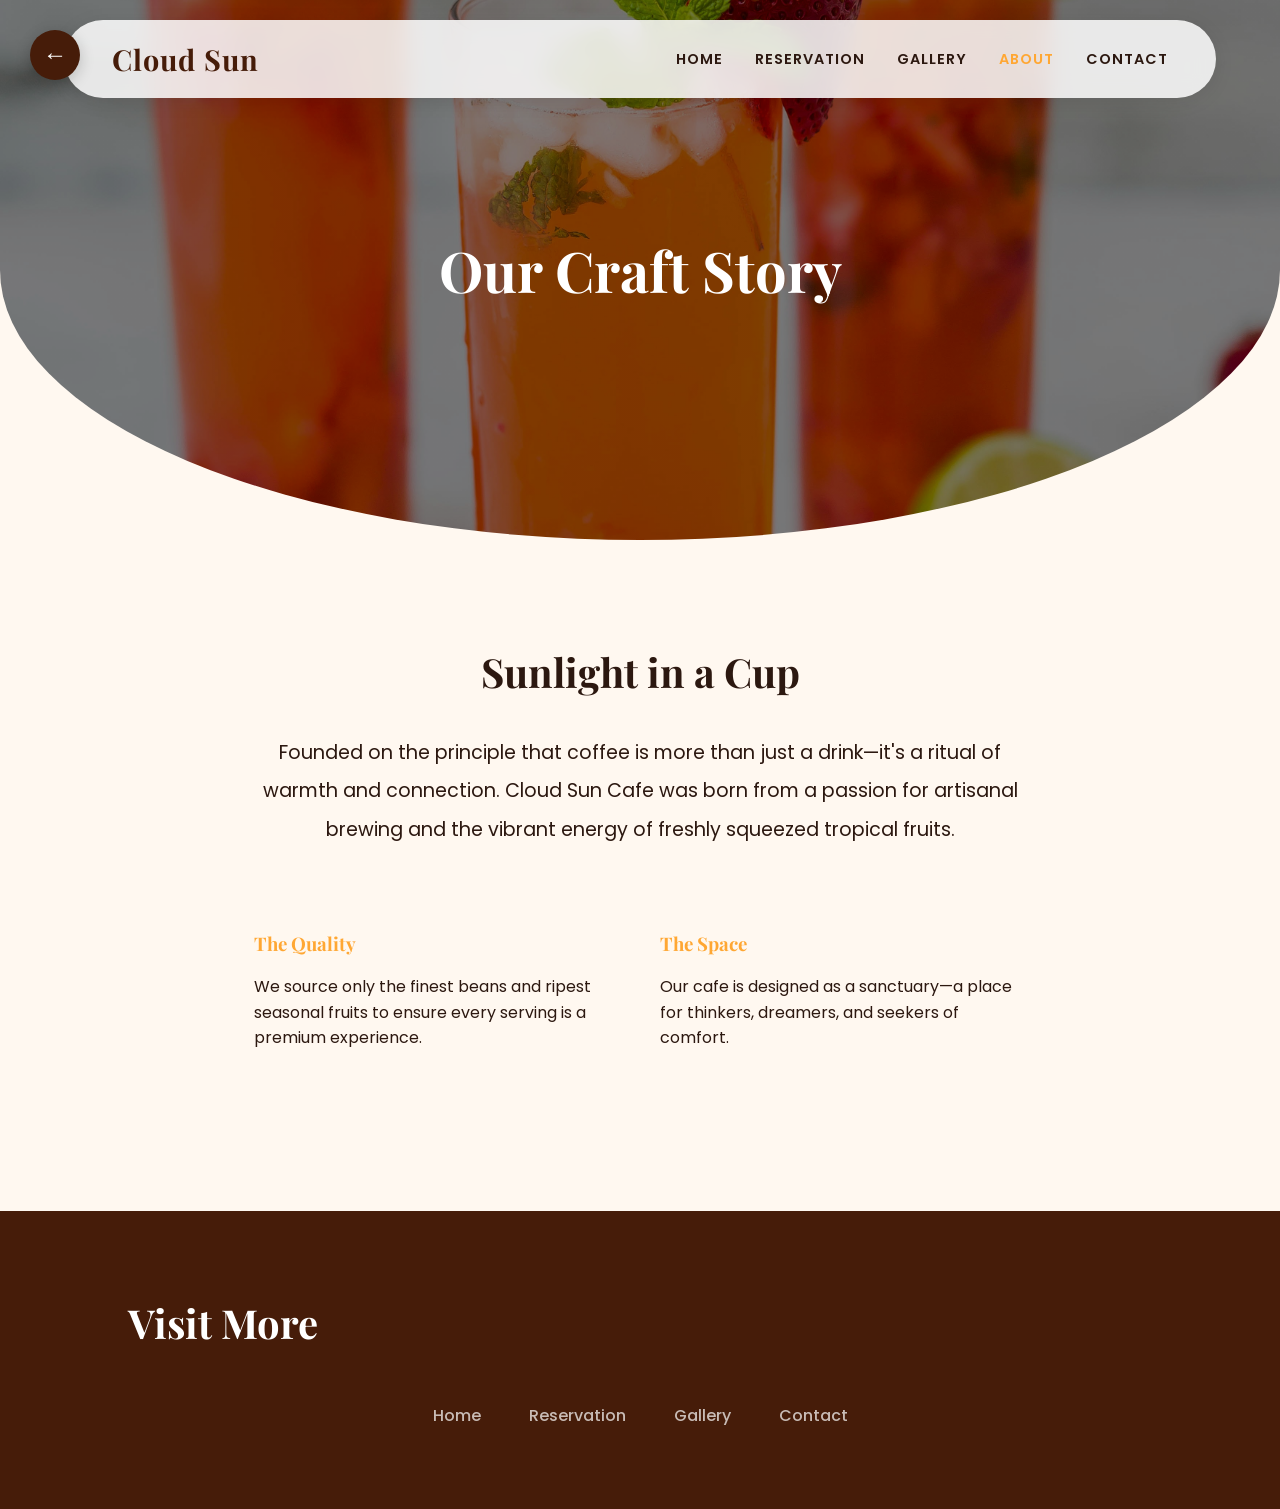
<file: about.html>
<!DOCTYPE html>
<html lang="en">
<head>
    <meta charset="UTF-8">
    <meta name="viewport" content="width=device-width, initial-scale=1.0">
    <title>About Our Story | Cloud Sun Cafe</title>
    <link rel="stylesheet" href="css/style.css">
    <link href="https://fonts.googleapis.com/css2?family=Poppins:wght@300;400;600;700&family=Playfair+Display:wght@700&display=swap" rel="stylesheet">
    <style>
        .about-hero {
            height: 60vh;
            background: linear-gradient(rgba(0,0,0,0.5), rgba(0,0,0,0.5)), url("images/interior-2.jpg") center/cover;
            display: flex;
            align-items: center;
            justify-content: center;
            color: white;
            text-align: center;
            border-bottom-left-radius: 50%;
            border-bottom-right-radius: 50%;
            margin-bottom: 100px;
        }
        .story-section {
            max-width: 900px;
            margin: 0 auto 150px;
            text-align: center;
            padding: 0 5%;
        }
    </style>
</head>
<body>
    <a href="index.html" class="back-home" title="Back to Home">←</a>
    <header id="header">
        <div id="cafe-name">
            <h1>Cloud Sun</h1>
        </div>
        <nav class="nav-bar"> 
            <ul>
                <li><a href="index.html">Home</a></li>
                <li><a href="reservation.html">Reservation</a></li>
                <li><a href="gallery.html">Gallery</a></li>
                <li><a href="about.html" style="color: var(--accent);">About</a></li>
                <li><a href="contact.html">Contact</a></li>
            </ul>
        </nav>
    </header>

    <div class="about-hero">
        <h1 style="font-size: 3.5rem;">Our Craft Story</h1>
    </div>

    <main class="story-section">
        <h2 style="font-size: 2.5rem; margin-bottom: 30px;">Sunlight in a Cup</h2>
        <p style="font-size: 1.2rem; line-height: 2; margin-bottom: 40px;">Founded on the principle that coffee is more than just a drink—it's a ritual of warmth and connection. Cloud Sun Cafe was born from a passion for artisanal brewing and the vibrant energy of freshly squeezed tropical fruits.</p>
        
        <div style="display: grid; grid-template-columns: 1fr 1fr; gap: 40px; margin-top: 80px;">
            <div style="text-align: left;">
                <h3 style="color: var(--accent); margin-bottom: 15px;">The Quality</h3>
                <p>We source only the finest beans and ripest seasonal fruits to ensure every serving is a premium experience.</p>
            </div>
            <div style="text-align: left;">
                <h3 style="color: var(--accent); margin-bottom: 15px;">The Space</h3>
                <p>Our cafe is designed as a sanctuary—a place for thinkers, dreamers, and seekers of comfort.</p>
            </div>
        </div>
    </main>

    <footer class="foot">
        <h2>Visit More</h2>
        <div class="contents">
            <ul>
                <li><a href="index.html">Home</a></li>
                <li><a href="reservation.html">Reservation</a></li>
                <li><a href="gallery.html">Gallery</a></li>
                <li><a href="contact.html">Contact</a></li>
            </ul>
        </div>
    </footer>
    <script src="js/main.js"></script>
</body>
</html>
</file>
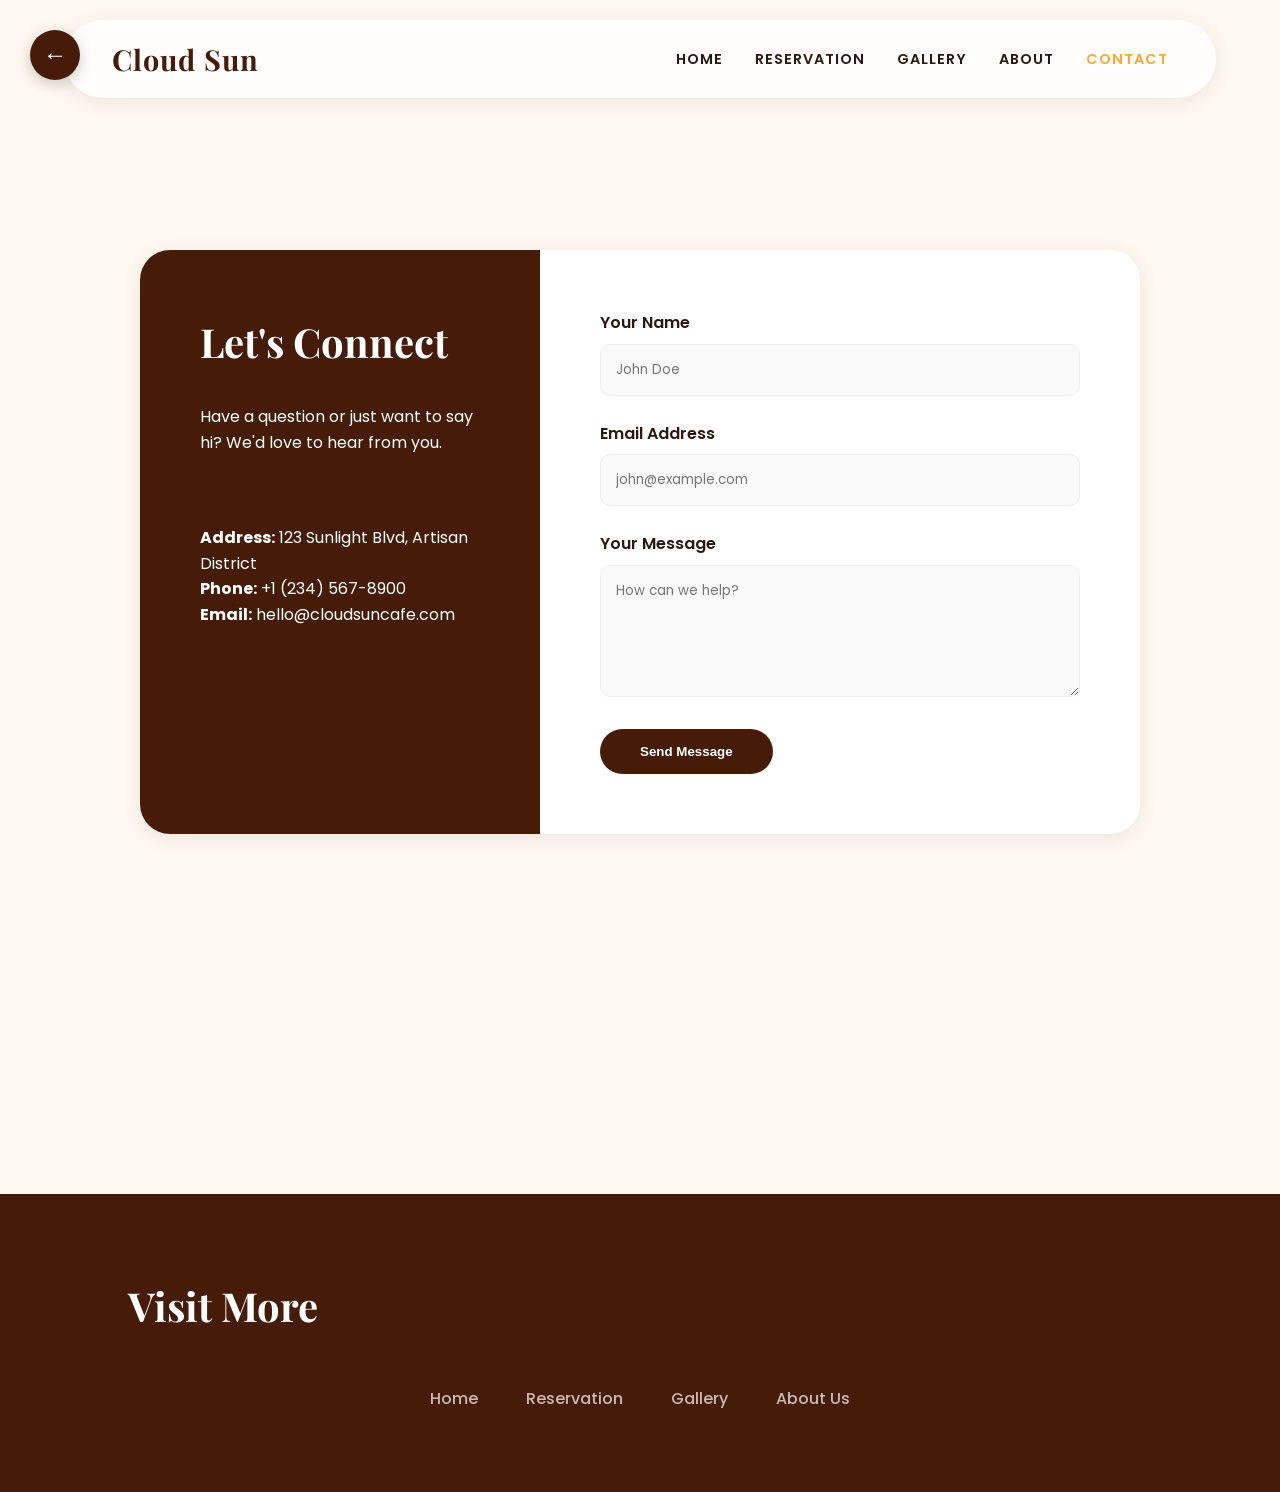
<file: contact.html>
<!DOCTYPE html>
<html lang="en">
<head>
    <meta charset="UTF-8">
    <meta name="viewport" content="width=device-width, initial-scale=1.0">
    <title>Contact Us | Cloud Sun Cafe</title>
    <link rel="stylesheet" href="css/style.css">
    <link href="https://fonts.googleapis.com/css2?family=Poppins:wght@300;400;600;700&family=Playfair+Display:wght@700&display=swap" rel="stylesheet">
    <style>
        .contact-card {
            max-width: 1000px;
            margin: 150px auto 100px;
            display: grid;
            grid-template-columns: 1fr 1.5fr;
            background: white;
            border-radius: 30px;
            overflow: hidden;
            box-shadow: var(--shadow);
        }
        .contact-info {
            background: var(--primary);
            color: white;
            padding: 60px;
            display: flex;
            flex-direction: column;
            gap: 30px;
        }
        .contact-form {
            padding: 60px;
        }
        .form-group {
            margin-bottom: 25px;
        }
        .form-group label {
            display: block;
            margin-bottom: 8px;
            font-weight: 600;
            color: var(--text-dark);
        }
        .form-group input, .form-group textarea {
            width: 100%;
            padding: 15px;
            border: 1px solid #eee;
            border-radius: 10px;
            background: #f9f9f9;
            font-family: inherit;
        }
        .form-group input:focus, .form-group textarea:focus {
            outline: none;
            border-color: var(--accent);
            background: white;
        }
        .submit-btn {
            background: var(--primary);
            color: white;
            padding: 15px 40px;
            border: none;
            border-radius: 50px;
            font-weight: 600;
            cursor: pointer;
            transition: var(--transition);
        }
        .submit-btn:hover {
            background: var(--accent);
            transform: translateY(-2px);
        }
    </style>
</head>
<body>
    <a href="index.html" class="back-home" title="Back to Home">←</a>
    <header id="header">
        <div id="cafe-name">
            <h1>Cloud Sun</h1>
        </div>
        <nav class="nav-bar"> 
            <ul>
                <li><a href="index.html">Home</a></li>
                <li><a href="reservation.html">Reservation</a></li>
                <li><a href="gallery.html">Gallery</a></li>
                <li><a href="about.html">About</a></li>
                <li><a href="contact.html" style="color: var(--accent);">Contact</a></li>
            </ul>
        </nav>
    </header>

    <main>
        <div class="contact-card">
            <div class="contact-info">
                <h2 style="font-size: 2.5rem;">Let's Connect</h2>
                <p>Have a question or just want to say hi? We'd love to hear from you.</p>
                <div style="margin-top: 40px;">
                    <p><strong>Address:</strong> 123 Sunlight Blvd, Artisan District</p>
                    <p><strong>Phone:</strong> +1 (234) 567-8900</p>
                    <p><strong>Email:</strong> hello@cloudsuncafe.com</p>
                </div>
            </div>
            <div class="contact-form">
                <form id="contactForm">
                    <div class="form-group">
                        <label for="name">Your Name</label>
                        <input type="text" id="name" placeholder="John Doe" required>
                    </div>
                    <div class="form-group">
                        <label for="email">Email Address</label>
                        <input type="email" id="email" placeholder="john@example.com" required>
                    </div>
                    <div class="form-group">
                        <label for="message">Your Message</label>
                        <textarea id="message" rows="5" placeholder="How can we help?"></textarea>
                    </div>
                    <button type="submit" class="submit-btn">Send Message</button>
                </form>
            </div>
        </div>
    </main>

    <footer class="foot">
        <h2>Visit More</h2>
        <div class="contents">
            <ul>
                <li><a href="index.html">Home</a></li>
                <li><a href="reservation.html">Reservation</a></li>
                <li><a href="gallery.html">Gallery</a></li>
                <li><a href="about.html">About Us</a></li>
            </ul>
        </div>
    </footer>
    <script src="js/main.js"></script>
    <script src="js/form-validation.js"></script>
</body>
</html>
</file>
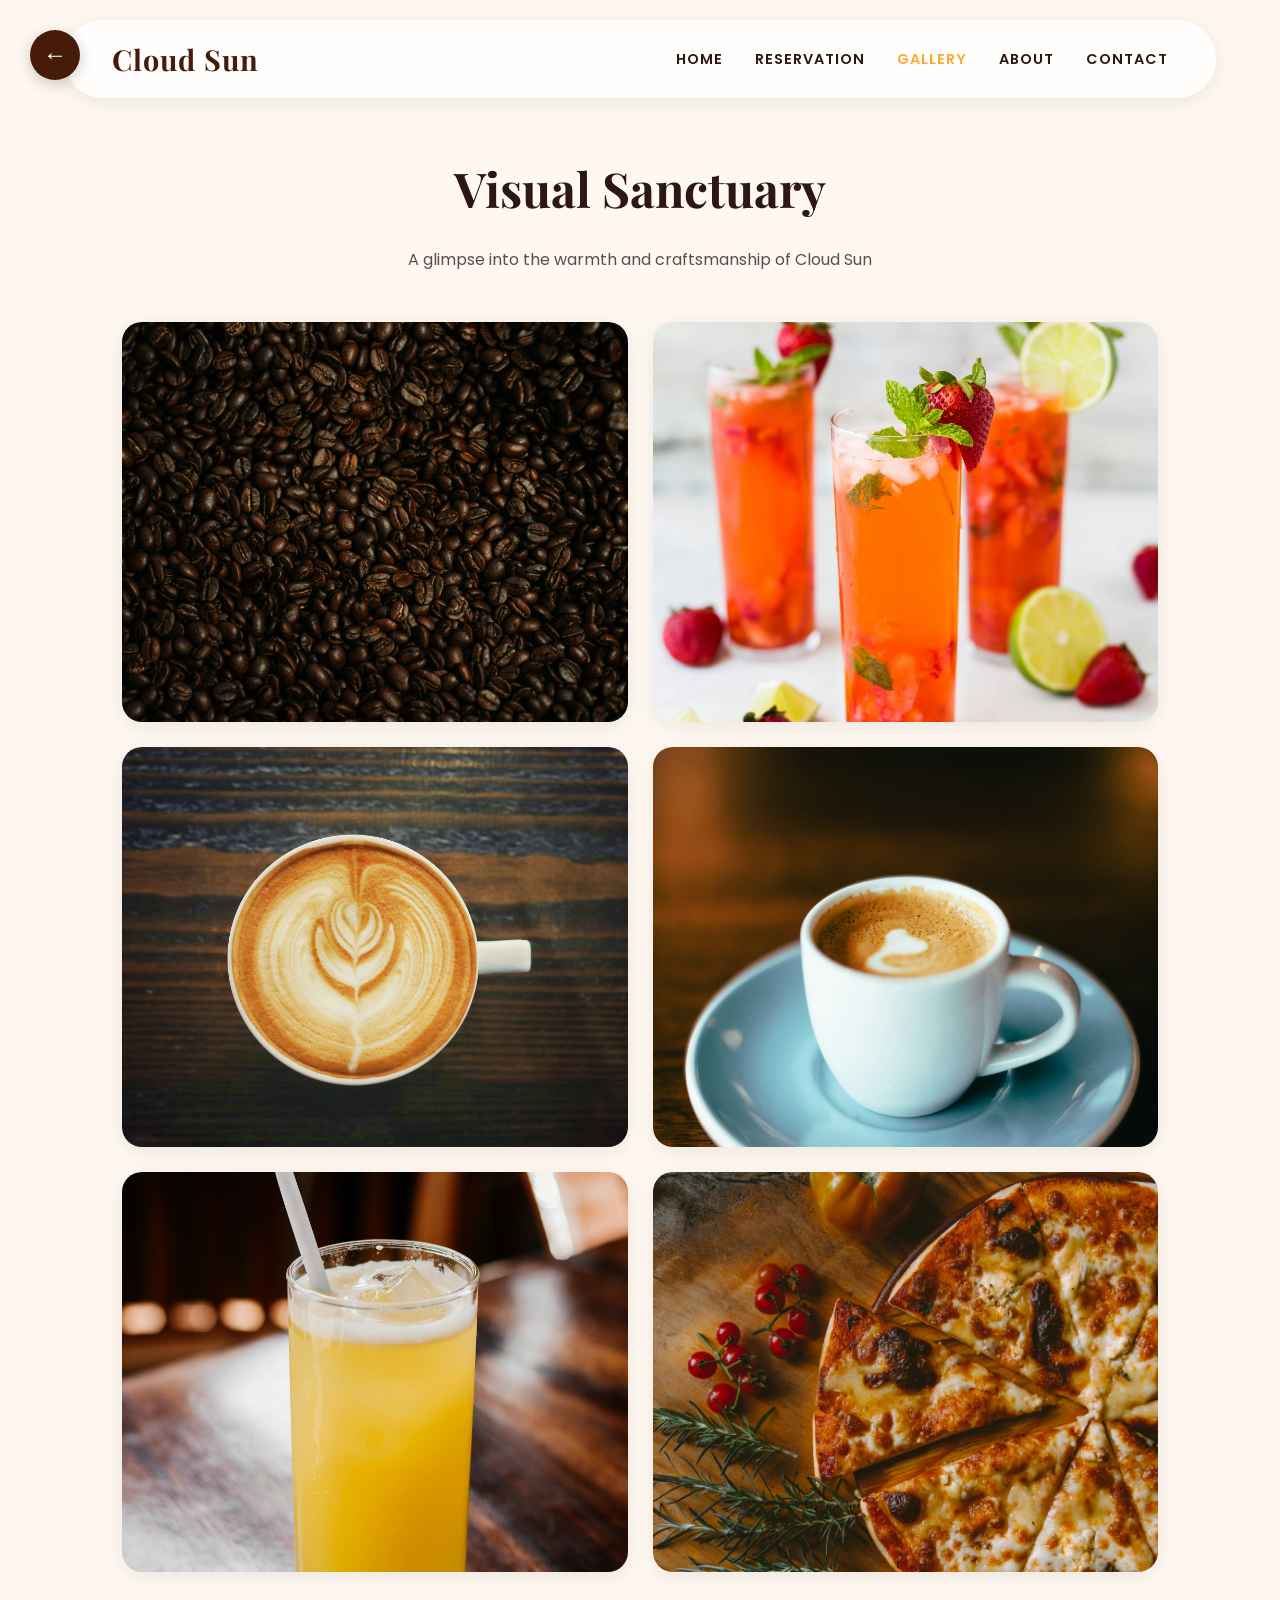
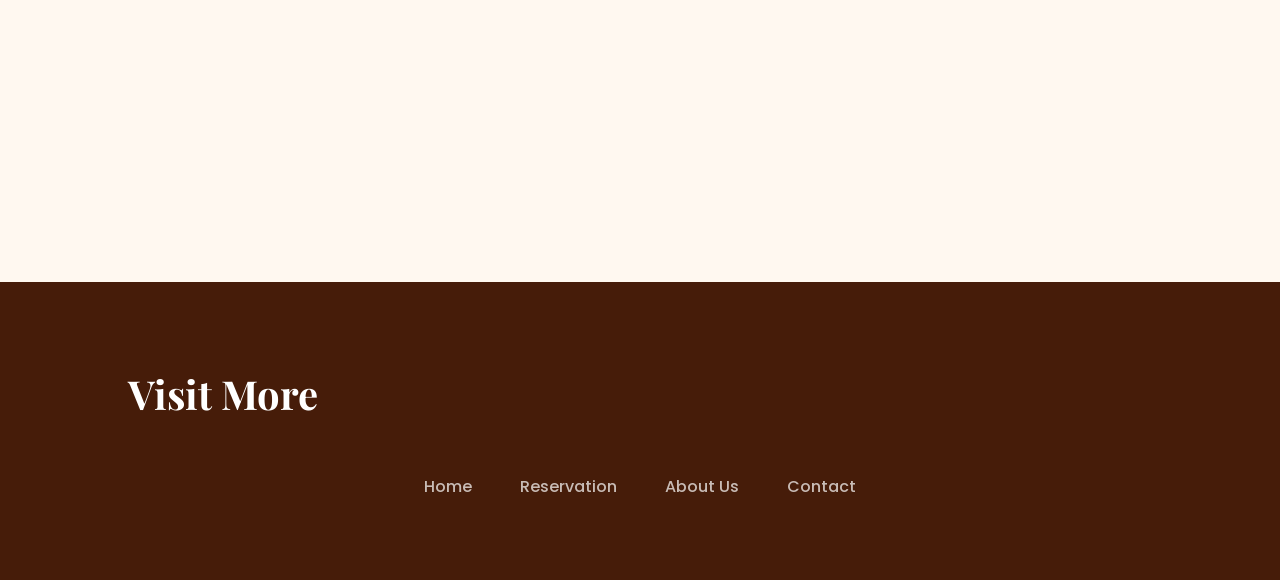
<file: gallery.html>
<!DOCTYPE html>
<html lang="en">
<head>
    <meta charset="UTF-8">
    <meta name="viewport" content="width=device-width, initial-scale=1.0">
    <title>Gallery | Cloud Sun Cafe</title>
    <link rel="stylesheet" href="css/style.css">
    <link href="https://fonts.googleapis.com/css2?family=Poppins:wght@300;400;600;700&family=Playfair+Display:wght@700&display=swap" rel="stylesheet">
    <style>
        .gallery-page-grid {
            display: grid;
            grid-template-columns: repeat(auto-fill, minmax(350px, 1fr));
            gap: 25px;
            padding: 50px 5%;
        }
        .gallery-page-grid div {
            border-radius: 20px;
            overflow: hidden;
            box-shadow: var(--shadow);
            height: 400px;
        }
        .gallery-page-grid img {
            width: 100%;
            height: 100%;
            object-fit: cover;
            margin: 0;
            transition: var(--transition);
        }
        .gallery-page-grid img:hover {
            transform: scale(1.1);
        }
    </style>
</head>
<body>
    <a href="index.html" class="back-home" title="Back to Home">←</a>
    <header id="header">
        <div id="cafe-name">
            <h1>Cloud Sun</h1>
        </div>
        <nav class="nav-bar"> 
            <ul>
                <li><a href="index.html">Home</a></li>
                <li><a href="reservation.html">Reservation</a></li>
                <li><a href="gallery.html" style="color: var(--accent);">Gallery</a></li>
                <li><a href="about.html">About</a></li>
                <li><a href="contact.html">Contact</a></li>
            </ul>
        </nav>
    </header>

    <main style="padding-top: 150px; text-align: center;">
        <h1 style="font-size: 3rem; margin-bottom: 20px;">Visual Sanctuary</h1>
        <p style="color: var(--text-light);">A glimpse into the warmth and craftsmanship of Cloud Sun</p>
        
        <div class="gallery-page-grid">
            <div><img src="images/interior-1.jpg" alt="Dining Area"></div>
            <div><img src="images/interior-2.jpg" alt="Artisan Bar"></div>
            <div><img src="images/interior-3.jpg" alt="Cozy Corner"></div>
            <div><img src="images/macchiato.jpg" alt="Coffee Craft"></div>
            <div><img src="images/pineapple-juice.jpg" alt="Fresh Juices"></div>
            <div><img src="images/pasta-1.jpg" alt="Delicious Food"></div>
        </div>
    </main>

    <footer class="foot">
        <h2>Visit More</h2>
        <div class="contents">
            <ul>
                <li><a href="index.html">Home</a></li>
                <li><a href="reservation.html">Reservation</a></li>
                <li><a href="about.html">About Us</a></li>
                <li><a href="contact.html">Contact</a></li>
            </ul>
        </div>
    </footer>
    <script src="js/main.js"></script>
</body>
</html>
</file>
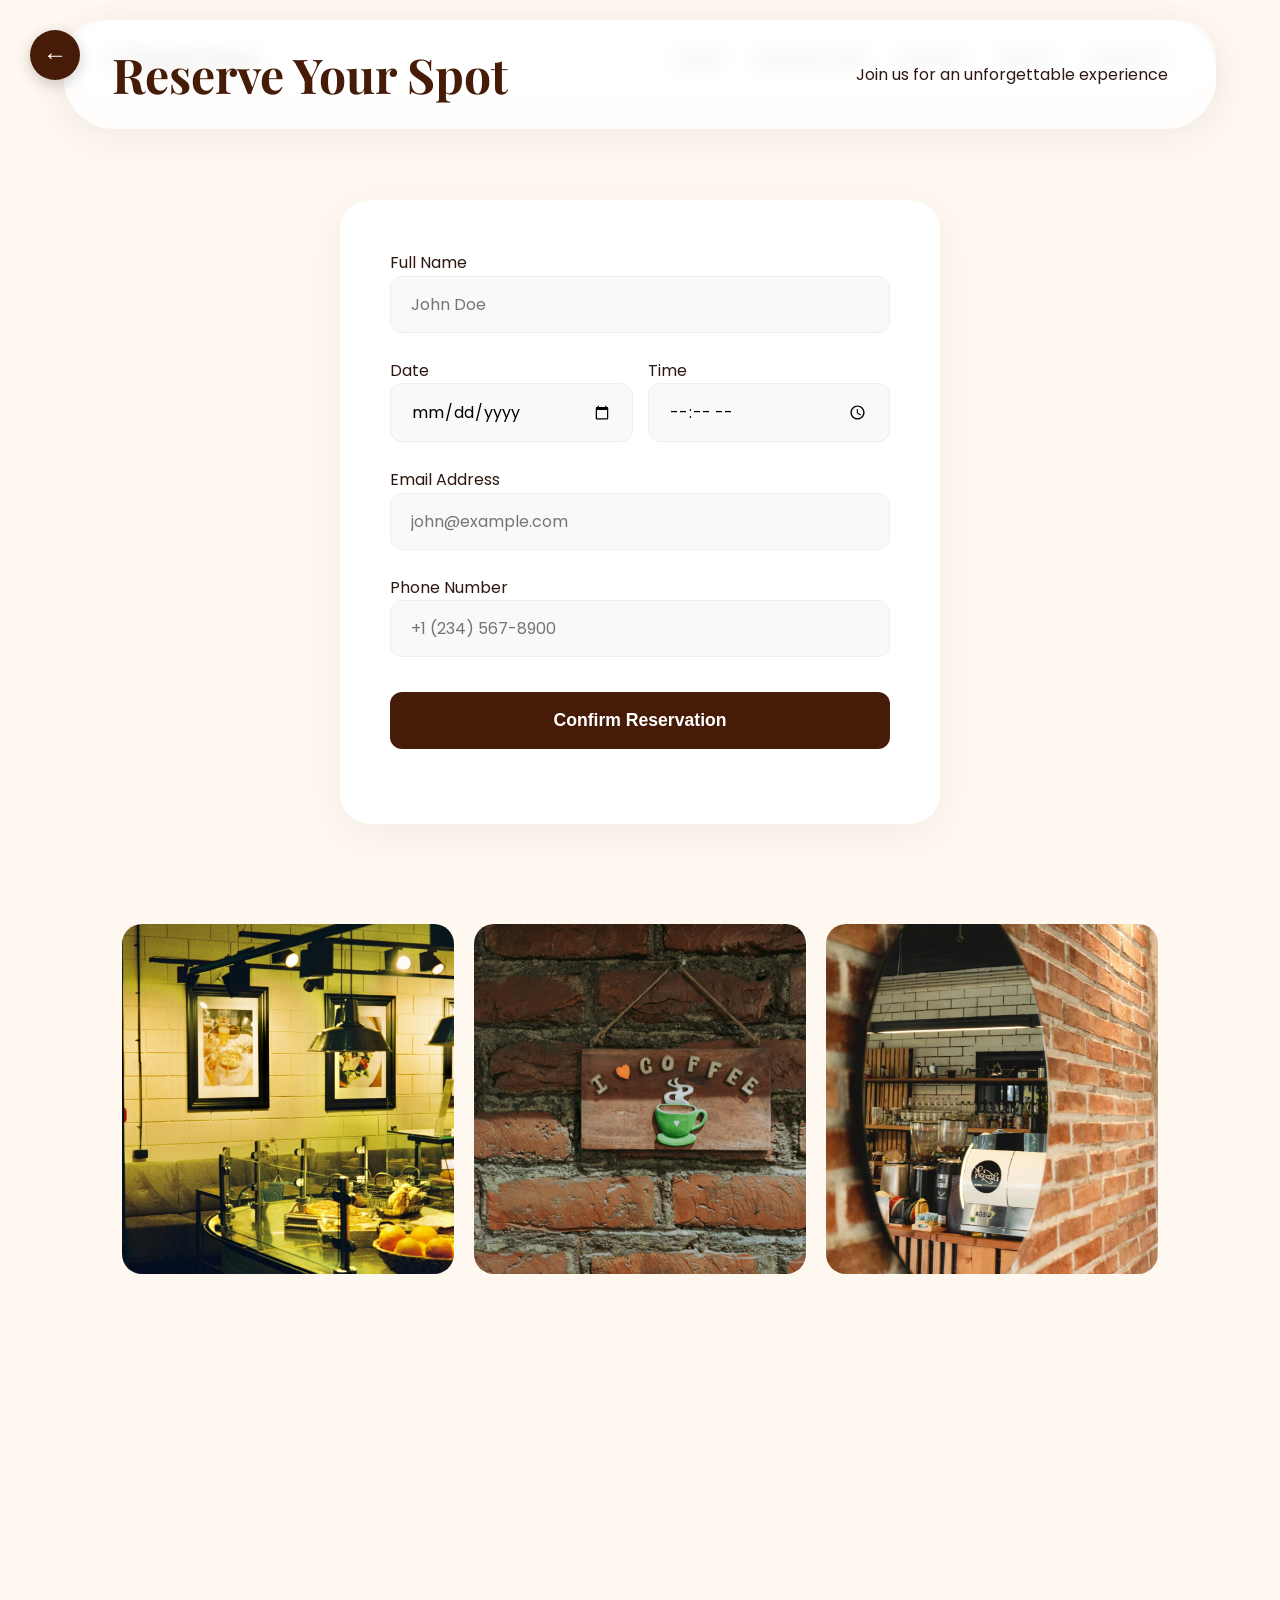
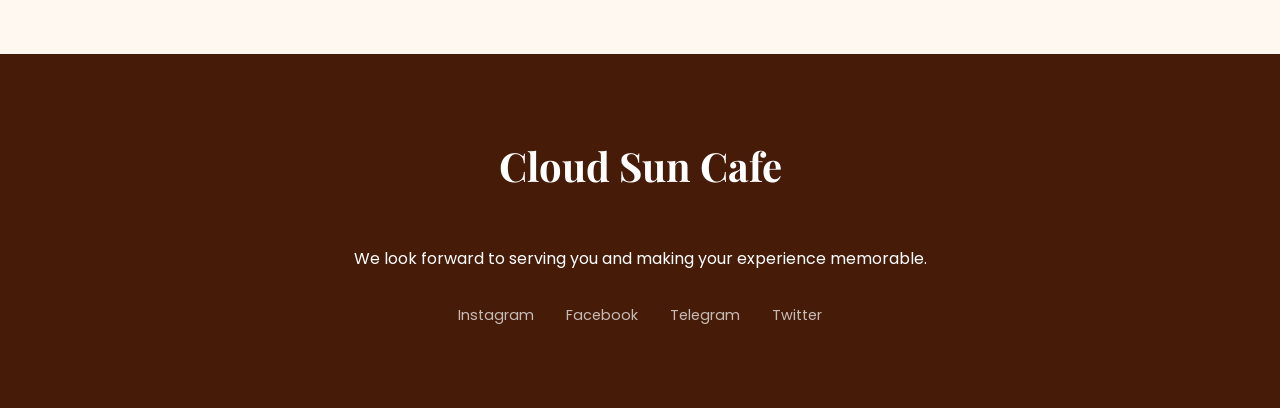
<file: reservation.html>
<!DOCTYPE html>
<html lang="en">
<head>
    <meta charset="UTF-8">
    <meta name="viewport" content="width=device-width, initial-scale=1.0">
    <title>Reserve Your Table | Cloud Sun Cafe</title>
    <link rel="stylesheet" href="css/style.css">
    <link rel="stylesheet" href="css/reservation.css">
    <link href="https://fonts.googleapis.com/css2?family=Poppins:wght@300;400;600;700&family=Playfair+Display:wght@700&display=swap" rel="stylesheet">
</head>
<body>
    <a href="index.html" class="back-home" title="Back to Home">←</a>
    <header id="header">
        <div id="cafe-name">
            <h1>Cloud Sun</h1>
        </div>
        <nav class="nav-bar"> 
            <ul>
                <li><a href="index.html">Home</a></li>
                <li><a href="reservation.html">Reservation</a></li>
                <li><a href="gallery.html">Gallery</a></li>
                <li><a href="about.html">About</a></li>
                <li><a href="contact.html">Contact</a></li>
            </ul>
        </nav>
    </header>

    <header class="page-title">
        <h1>Reserve Your Spot</h1>
        <p>Join us for an unforgettable experience</p>
    </header>

    <main>
        <section class="container">
            <div class="reservation-form">
                <div class="name-of-person">
                    <label for="nameOfReserver">Full Name</label>
                    <input type="text" placeholder="John Doe" required id="nameOfReserver">
                </div>
                <div class="name-of-person" style="display: flex; gap: 15px;">
                    <div style="flex: 1;">
                        <label for="dateOfReserving">Date</label>
                        <input type="date" required id="dateOfReserving">
                    </div>
                    <div style="flex: 1;">
                        <label for="time-of-reserving">Time</label>
                        <input type="time" required id="time-of-reserving">
                    </div>
                </div>
                <div class="name-of-person">
                    <label for="email-of-reserver">Email Address</label>
                    <input type="email" placeholder="john@example.com" required id="email-of-reserver">
                </div>
                <div class="name-of-person">
                    <label for="phone-of-reserver">Phone Number</label>
                    <input type="tel" placeholder="+1 (234) 567-8900" required id="phone-of-reserver">
                </div>
                <div class="name-of-person">
                   <button id="sub">Confirm Reservation</button>
                </div>
            </div>
        </section>

        <section class="grid-gallery-spot">
            <img src="images/reservation-1.jpg" alt="Cozy Dining Corner">
            <img src="images/reservation-2.jpg" alt="Artisan Coffee Bar">
            <img src="images/reservation-3.jpg" alt="Warm Atmosphere">
        </section>
    </main>

    <footer>
        <div class="footer-content">
            <h2>Cloud Sun Cafe</h2>
            <p>We look forward to serving you and making your experience memorable.</p>
            <ul class="socials">
                <li><a href="#">Instagram</a></li>
                <li><a href="#">Facebook</a></li>
                <li><a href="#">Telegram</a></li>
                <li><a href="#">Twitter</a></li>
            </ul>
        </div>
    </footer>

    <script src="js/main.js"></script>
    <script src="js/form-validation.js"></script>
</body>
</html>
</file>
<file: css/style.css>
:root {
    --primary: #461c09;
    --primary-light: #6d3a24;
    --accent: #ffa733;
    --accent-hover: #e6952e;
    --bg-warm: #fff8f0;
    --bg-white: #ffffff;
    --text-dark: #2c1810;
    --text-light: #5c4b51;
    --glass: rgba(255, 255, 255, 0.85);
    --shadow: 0 4px 20px rgba(0, 0, 0, 0.08);
    --transition: all 0.3s cubic-bezier(0.4, 0, 0.2, 1);
}

* {
    margin: 0;
    padding: 0;
    box-sizing: border-box;
}

body {
    font-family: 'Poppins', sans-serif;
    color: var(--text-dark);
    line-height: 1.6;
    background-color: var(--bg-warm);
    overflow-x: hidden;
}

h1, h2, h3 {
    font-family: 'Playfair Display', serif;
    font-weight: 700;
}

/* --- Premium Navigation --- */
header {
    position: fixed;
    top: 20px;
    left: 50%;
    transform: translateX(-50%);
    width: 90%;
    max-width: 1200px;
    display: flex;
    justify-content: space-between;
    align-items: center;
    padding: 1rem 3rem;
    background: var(--glass);
    backdrop-filter: blur(10px);
    border-radius: 50px;
    z-index: 1000;
    box-shadow: var(--shadow);
    transition: var(--transition);
}

header.sticky {
    top: 0;
    width: 100%;
    border-radius: 0;
    padding: 0.8rem 5%;
}

#cafe-name h1 {
    font-size: 1.8rem;
    color: var(--primary);
    letter-spacing: 1px;
}

.nav-bar ul {
    list-style: none;
    display: flex;
    gap: 2rem;
}

.nav-bar a {
    text-decoration: none;
    color: var(--text-dark);
    font-weight: 600;
    font-size: 0.9rem;
    text-transform: uppercase;
    letter-spacing: 1px;
    transition: var(--transition);
    position: relative;
}

.nav-bar a::after {
    content: '';
    position: absolute;
    bottom: -5px;
    left: 0;
    width: 0;
    height: 2px;
    background: var(--accent);
    transition: var(--transition);
}

.nav-bar a:hover {
    color: var(--accent);
}

.nav-bar a:hover::after {
    width: 100%;
}

/* --- Hero Section --- */
.header-wrapper {
    height: 100vh;
    background: linear-gradient(rgba(0,0,0,0.4), rgba(0,0,0,0.4)), url("../images/logo.png");
    background-size: cover;
    background-position: center;
    display: flex;
    flex-direction: column;
    justify-content: center;
    align-items: center;
    text-align: center;
    color: white;
}

.text1 h2 {
    font-size: 4rem;
    max-width: 800px;
    margin-bottom: 2rem;
    text-transform: capitalize;
    text-shadow: 2px 2px 10px rgba(0,0,0,0.5);
    animation: fadeInUp 1s ease;
}

.btnn1 {
    background: var(--accent);
    padding: 15px 40px;
    border-radius: 50px;
    border: none;
    transition: var(--transition);
    cursor: pointer;
    box-shadow: 0 10px 20px rgba(255, 167, 51, 0.3);
}

.btnn1 a {
    color: white;
    text-decoration: none;
    font-weight: 700;
    font-size: 1.1rem;
    text-transform: uppercase;
}

.btnn1:hover {
    transform: translateY(-5px);
    background: var(--accent-hover);
    box-shadow: 0 15px 30px rgba(255, 167, 51, 0.4);
}

/* --- Sections --- */
main {
    padding: 100px 5%;
}

.menu-place h1 {
    font-size: 3rem;
    margin-bottom: 3rem;
    position: relative;
    display: inline-block;
}

.menu-place h1::after {
    content: '';
    position: absolute;
    bottom: -10px;
    left: 50%;
    transform: translateX(-50%);
    width: 60px;
    height: 4px;
    background: var(--accent);
}

.menu-filters {
    display: flex;
    justify-content: center;
    gap: 1rem;
    margin-top: 2rem;
    margin-bottom: 5rem; /* Added gap between buttons and menu boxes */
    flex-wrap: wrap;
}

.filter-btn {
    padding: 10px 25px;
    border: 2px solid var(--primary);
    background: transparent;
    color: var(--primary);
    border-radius: 50px;
    font-weight: 600;
    cursor: pointer;
    transition: var(--transition);
    font-family: inherit;
    text-transform: uppercase;
    font-size: 0.8rem;
    letter-spacing: 1px;
}

.filter-btn.active, .filter-btn:hover {
    background: var(--primary);
    color: white;
}

.menu-grid {
    display: flex;
    flex-direction: column;
    gap: 4rem;
}

.menu-category {
    display: grid;
    grid-template-columns: repeat(auto-fit, minmax(300px, 1fr));
    gap: 2.5rem;
    transition: var(--transition);
}

.menu-item-card {
    background: var(--bg-white);
    border-radius: 20px;
    overflow: hidden;
    box-shadow: var(--shadow);
    transition: var(--transition);
    display: flex;
    flex-direction: column;
}

.menu-item-card:hover {
    transform: translateY(-10px);
    box-shadow: 0 20px 40px rgba(0,0,0,0.1);
}

.item-info {
    padding: 1.5rem;
    text-align: left;
    flex-grow: 1;
    display: flex;
    flex-direction: column;
    justify-content: space-between;
}

.item-info h3 {
    font-size: 1.4rem;
    color: var(--primary);
    margin-bottom: 0.5rem;
}

.item-info p {
    font-size: 0.9rem;
    color: var(--text-light);
    margin-bottom: 1rem;
}

.price {
    display: block;
    font-weight: 700;
    font-size: 1.2rem;
    color: var(--accent);
}

/* --- Scroll Reveal --- */
.reveal {
    opacity: 0;
    transform: translateY(30px);
    transition: opacity 0.8s ease-out, transform 0.8s ease-out;
}

.reveal.active {
    opacity: 1;
    transform: translateY(0);
}

@media (max-width: 768px) {
    .menu-item-card {
        max-width: 400px;
        margin: 0 auto;
    }
}

/* --- Grid Systems --- */
.menu-item, .juice-conetent {
    display: grid;
    grid-template-columns: repeat(auto-fit, minmax(300px, 1fr));
    gap: 3rem;
    max-width: 1200px;
    margin: 50px auto;
}

.drink1, .drink2, .juice1, .juice2, .juice3 {
    background: var(--bg-white);
    padding: 20px;
    border-radius: 20px;
    box-shadow: var(--shadow);
    transition: var(--transition);
    text-align: center;
}

.drink1:hover, .juice1:hover {
    transform: translateY(-10px);
}

img {
    width: 100%;
    height: 250px;
    object-fit: cover;
    border-radius: 15px;
    margin-bottom: 20px;
}

/* --- Side Food Section --- */
.gallery-content {
    display: flex;
    gap: 2rem;
    align-items: center;
    margin-top: 5rem;
}

.food-content {
    display: grid;
    grid-template-columns: 1fr 1fr;
    gap: 2rem;
}

.side-food-pasta {
    flex: 1;
}

.side-food-pasta img {
    height: 400px;
}

/* --- About Us Mini --- */
.about-us-little {
    display: flex;
    align-items: center;
    gap: 5rem;
    margin-top: 10rem;
    padding: 80px;
    background: var(--bg-white);
    border-radius: 40px;
    box-shadow: var(--shadow);
}

.third-section {
    flex: 1;
    height: 400px;
    background: url("../images/interior-1.jpg") center/cover;
    border-radius: 20px;
    position: relative;
}

.overlay-text {
    position: absolute;
    bottom: -30px;
    right: -30px;
    background: var(--primary);
    color: white;
    padding: 2rem;
    border-radius: 20px;
    max-width: 300px;
    box-shadow: 0 20px 40px rgba(0,0,0,0.2);
}

.about-us-text {
    flex: 1;
}

.about-us-text p {
    font-size: 1.1rem;
    color: var(--text-light);
}

/* --- Footer --- */
footer {
    background: var(--primary);
    color: white;
    padding: 80px 10%;
    margin-top: 10rem;
}

footer h2 {
    font-size: 2.5rem;
    margin-bottom: 3rem;
}

.contents ul {
    display: flex;
    justify-content: center;
    gap: 3rem;
    list-style: none;
}

.contents a {
    color: rgba(255,255,255,0.7);
    text-decoration: none;
    font-weight: 500;
    transition: var(--transition);
}

.contents a:hover {
    color: var(--accent);
}

/* --- Animations --- */
@keyframes fadeInUp {
    from {
        opacity: 0;
        transform: translateY(30px);
    }
    to {
        opacity: 1;
        transform: translateY(0);
    }
}

/* --- Mobile --- */
@media (max-width: 768px) {
    .text1 h2 { font-size: 2.5rem; }
    .about-us-little { flex-direction: column; padding: 40px; }
    .gallery-content { flex-direction: column; }
    .overlay-text { position: static; margin-top: 20px; max-width: 100%; }
}

/* --- Navigation Helpers --- */
.back-home {
    position: fixed;
    top: 30px;
    left: 30px;
    z-index: 1100;
    width: 50px;
    height: 50px;
    background: var(--primary);
    color: white !important;
    display: flex;
    align-items: center;
    justify-content: center;
    border-radius: 50%;
    text-decoration: none;
    font-size: 1.5rem;
    box-shadow: 0 4px 15px rgba(0,0,0,0.2);
    transition: var(--transition);
}

.back-home:hover {
    background: var(--accent);
    transform: scale(1.1) rotate(-10deg);
}

@media (max-width: 768px) {
    .back-home {
        top: 15px;
        left: 15px;
        width: 40px;
        height: 40px;
        font-size: 1.2rem;
    }
}
</file>
<file: css/reservation.css>
:root {
    --primary: #461c09;
    --accent: #ffa733;
    --accent-hover: #e6952e;
    --bg-warm: #fff8f0;
    --bg-white: #ffffff;
    --text-dark: #2c1810;
    --shadow: 0 10px 40px rgba(0, 0, 0, 0.05);
    --transition: all 0.3s ease;
}

body {
    font-family: 'Poppins', sans-serif;
    background: var(--bg-warm);
    color: var(--text-dark);
    padding-top: 100px;
}

header {
    text-align: center;
    margin-bottom: 50px;
}

header h1 {
    font-family: 'Playfair Display', serif;
    font-size: 3rem;
    color: var(--primary);
}

/* --- Form Design --- */
.container {
    max-width: 600px;
    margin: 0 auto 100px;
    background: var(--bg-white);
    padding: 50px;
    border-radius: 30px;
    box-shadow: var(--shadow);
}

.name-of-person {
    margin-bottom: 25px;
    background: transparent;
}

input {
    width: 100% !important;
    padding: 15px 20px !important;
    border: 1px solid #eee;
    border-radius: 12px;
    font-family: inherit;
    font-size: 1rem;
    transition: var(--transition);
    background: #f9f9f9;
}

input:focus {
    outline: none;
    border-color: var(--accent);
    background: #fff;
    box-shadow: 0 0 0 4px rgba(255, 167, 51, 0.1);
}

button#sub {
    width: 100%;
    padding: 18px;
    background: var(--primary);
    color: white;
    border: none;
    border-radius: 12px;
    font-size: 1.1rem;
    font-weight: 600;
    cursor: pointer;
    transition: var(--transition);
    margin-top: 10px;
}

button#sub:hover {
    background: var(--accent);
    transform: translateY(-2px);
    box-shadow: 0 10px 20px rgba(0,0,0,0.1);
}

/* --- Gallery Section --- */
.grid-gallery-spot {
    display: grid;
    grid-template-columns: repeat(auto-fit, minmax(300px, 1fr));
    gap: 20px;
    padding: 0 5%;
    margin-bottom: 100px;
}

.grid-gallery-spot img {
    width: 100%;
    height: 350px;
    object-fit: cover;
    border-radius: 20px;
    transition: var(--transition);
}

.grid-gallery-spot img:hover {
    transform: scale(1.02);
}

/* --- Footer --- */
footer {
    background: var(--primary);
    padding: 80px 5%;
    text-align: center;
    color: white;
}

.socials {
    display: flex;
    justify-content: center;
    gap: 2rem;
    list-style: none;
    margin-top: 30px;
}

.socials a {
    color: white;
    text-decoration: none;
    font-size: 0.9rem;
    opacity: 0.7;
    transition: var(--transition);
}

.socials a:hover {
    opacity: 1;
    color: var(--accent);
}
</file>
